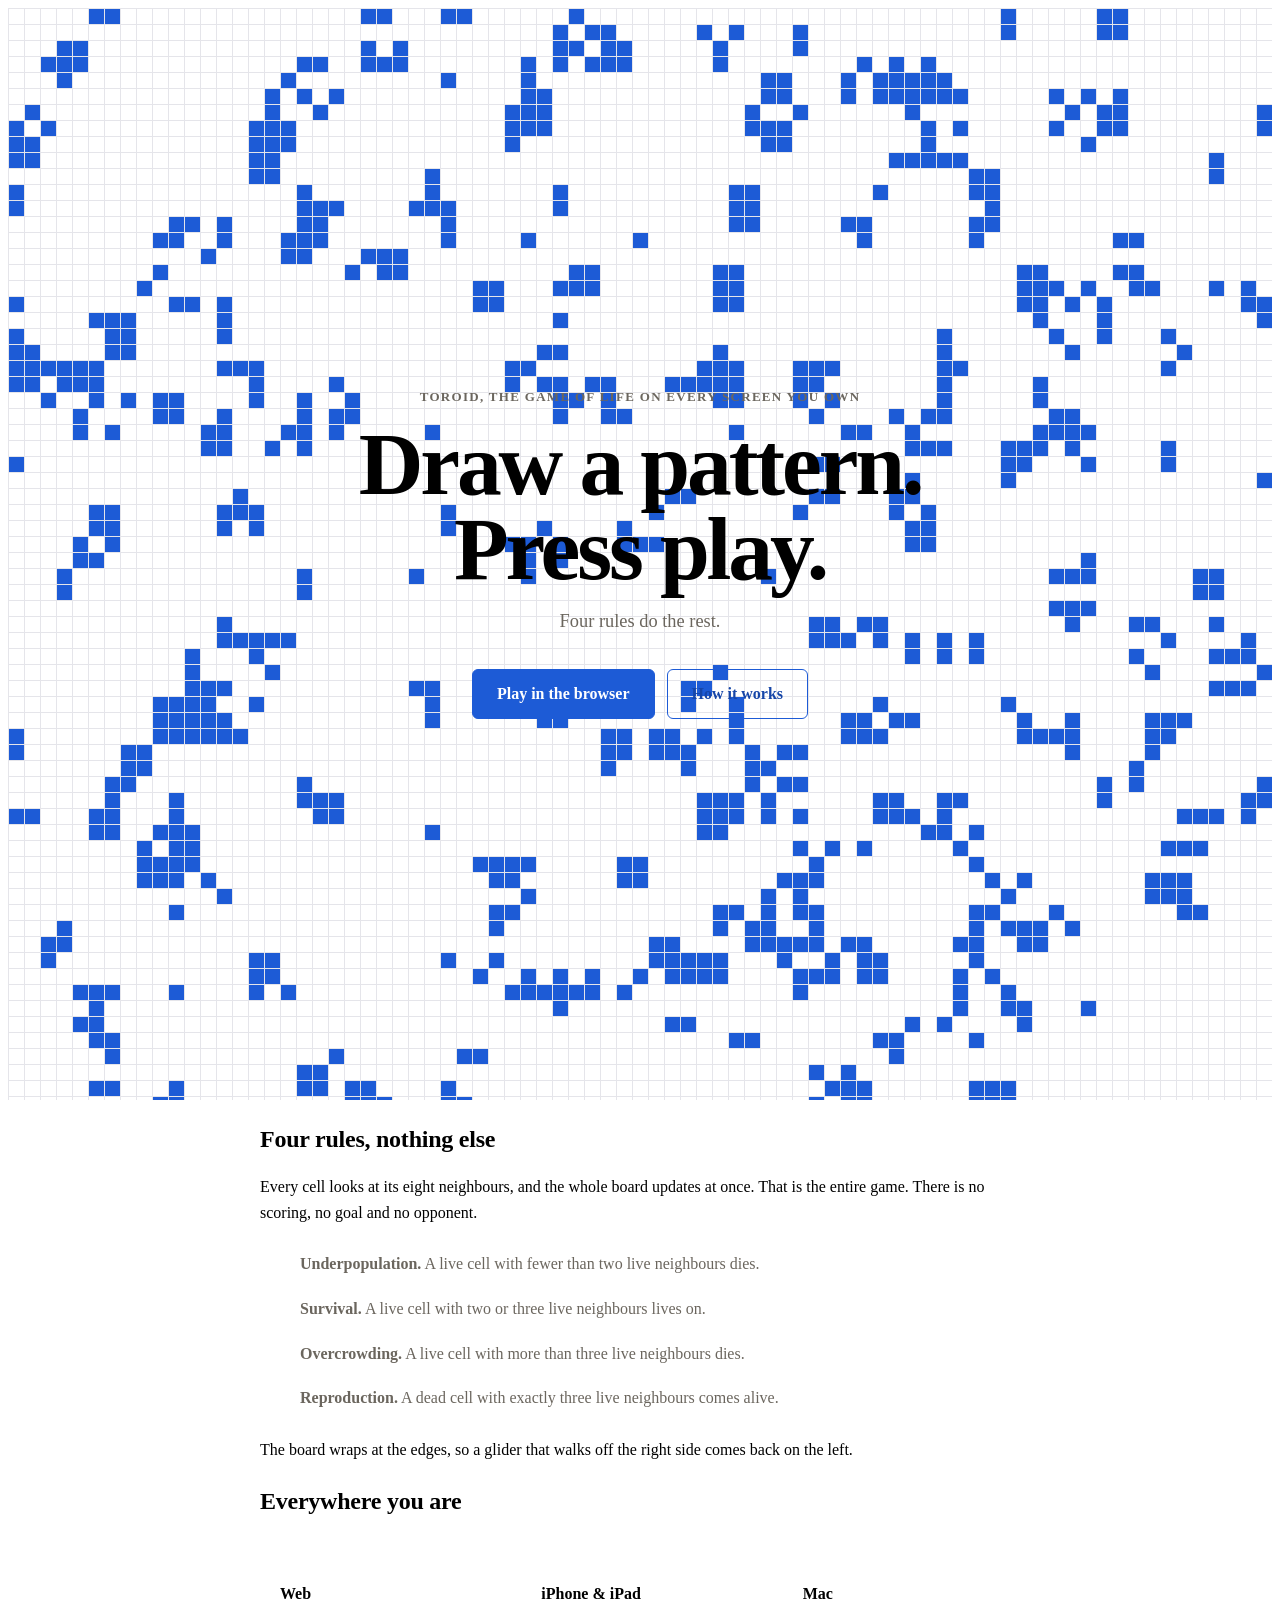
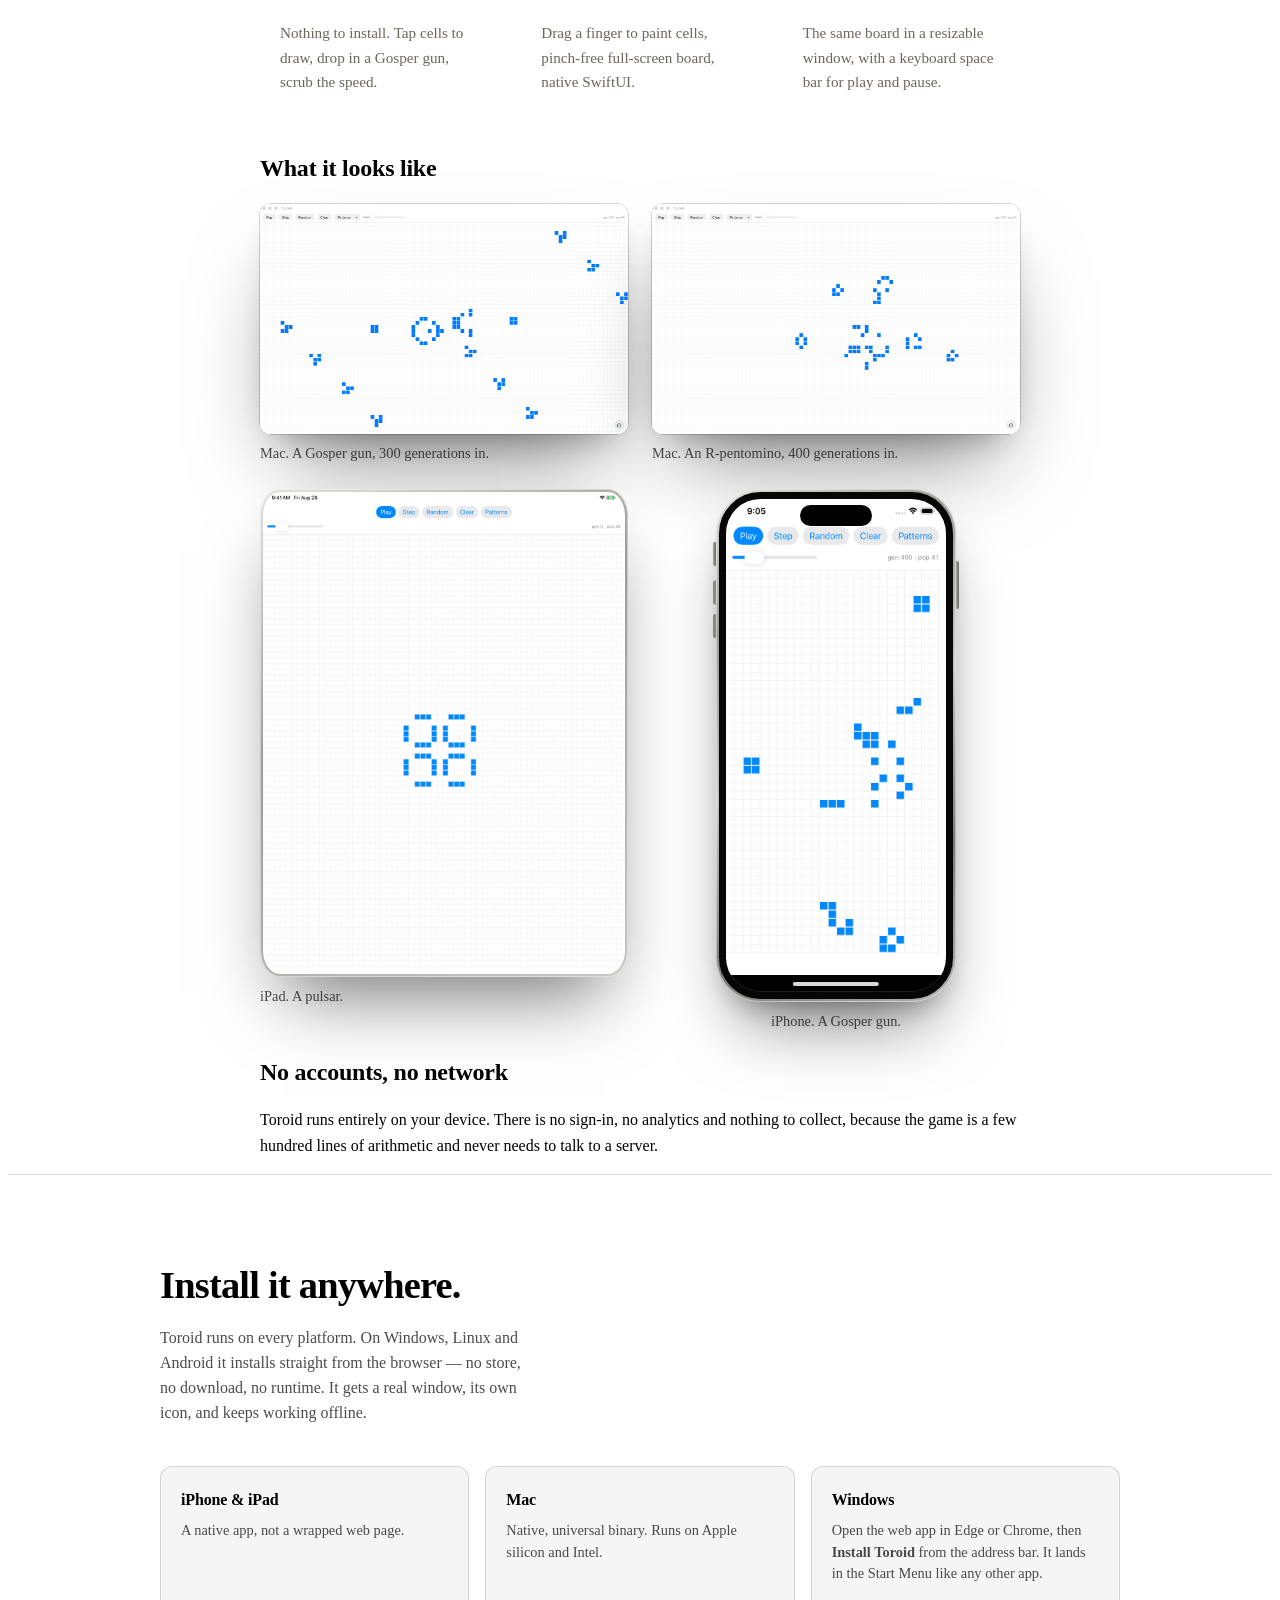
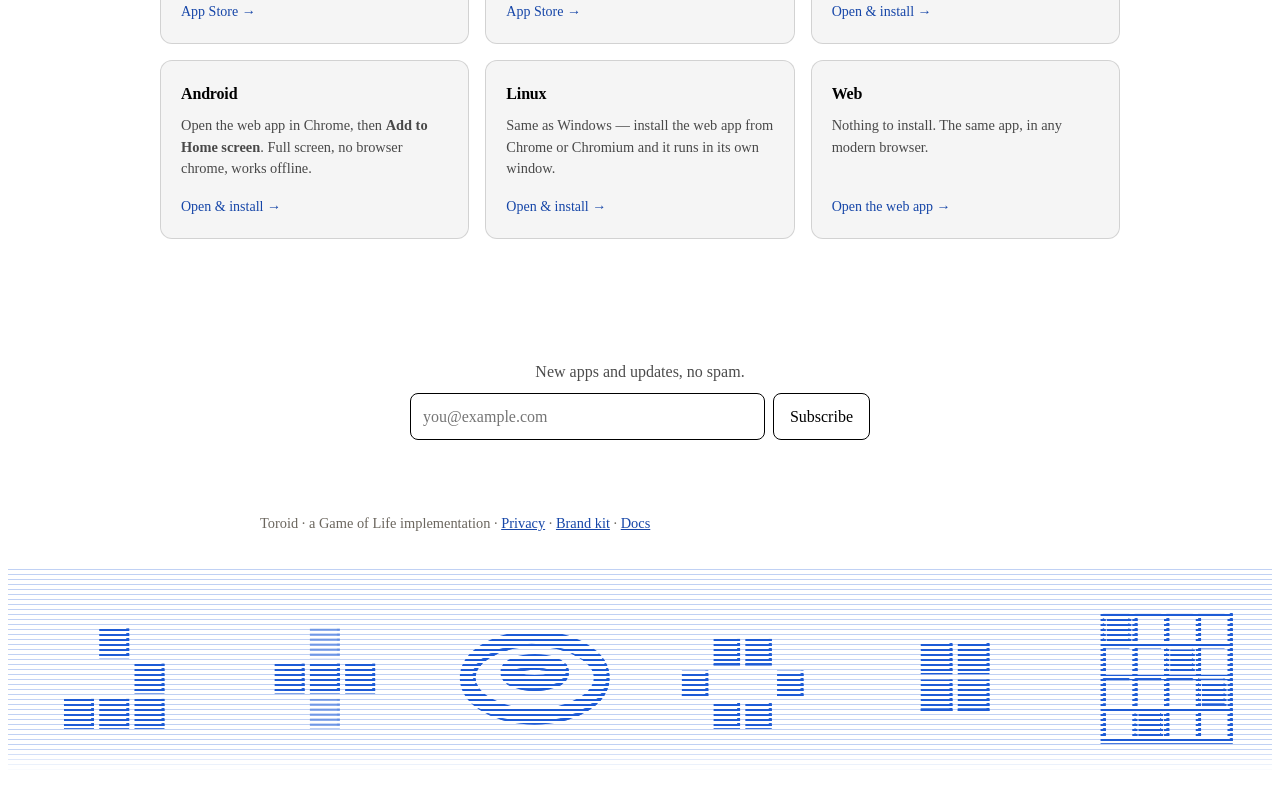
<file: index.html>
<!DOCTYPE html>
<html lang="en">
<head>
<script>document.documentElement.classList.add('js');</script>
<meta charset="UTF-8">
<meta name="viewport" content="width=device-width, initial-scale=1.0">
<title>Toroid: the Game of Life, on every screen you own</title>
<meta property="og:image" content="https://toroid.jaybulb.com/og.png">
<meta property="og:url" content="https://toroid.jaybulb.com/">
<meta name="twitter:card" content="summary_large_image">
<meta name="twitter:image" content="https://toroid.jaybulb.com/og.png">
<link rel="canonical" href="https://toroid.jaybulb.com/">
<meta name="description" content="Conway's Game of Life for web, iPhone, iPad and Mac. Draw a pattern, press play, watch four rules do the rest. No accounts, no network, no ads.">
<meta name="theme-color" content="#ffffff">
<meta property="og:title" content="Toroid: the Game of Life">
<meta property="og:description" content="Draw a pattern, press play, watch four rules do the rest. Web, iOS and Mac.">
<meta property="og:type" content="website">
<link rel="icon" href="icon.svg" type="image/svg+xml">
<style>
@import url("https://jaybulb.com/tokens.css");
@import url("devices.css");
/* white paper, not the shared cream (Joshua 2026-11-01); dark mode keeps the shared tokens */
@media (prefers-color-scheme: light) { :root { --color-bg: #fff; --color-bg2: #f5f5f7; --color-hairline: #e5e5ea; } }
:root{--accent:#1d5bd6;--link:#1646a8;}
@media (prefers-color-scheme: dark){:root{--accent:#5b8cff;--link:#5b8cff;}}
}
*, *::before, *::after { margin: 0; padding: 0; box-sizing: border-box; }
html { scroll-behavior: smooth; }
body {
  background: var(--bg); color: var(--text); font-family: var(--font-body);
  line-height: 1.6; -webkit-font-smoothing: antialiased;
}
a { color: var(--link, var(--accent)); text-decoration: none; }
a:hover { text-decoration: underline; }
.container { max-width: 760px; margin: 0 auto; padding: 0 1.5rem; }

.hero {
  position: relative; isolation: isolate; overflow: hidden; text-align: center;
  min-height: 100vh; min-height: 100svh; display: flex; align-items: center; justify-content: center;
  padding: 6rem 0; background: var(--bg);
}
.hero .container { position: relative; z-index: 2; }
/* the hero background is the game itself, full screen: a live board in the app's blue cells and grid */
#hero-canvas {
  position: absolute; inset: 0; z-index: 0; width: 100%; height: 100%; pointer-events: none;
}
/* paper behind the copy so it reads, open board at the edges, a soft foot into the next section */
.hero::after {
  content: ""; position: absolute; inset: 0; z-index: 1; pointer-events: none;
  background: radial-gradient(ellipse 46% 40% at 50% 50%, var(--bg) 35%, color-mix(in srgb, var(--bg) 55%, transparent) 70%, transparent 100%),
              linear-gradient(transparent 80%, var(--bg));
}
@media (max-width: 600px) {
  .hero::after { background: radial-gradient(ellipse 85% 34% at 50% 50%, var(--bg) 45%, color-mix(in srgb, var(--bg) 55%, transparent) 75%, transparent 100%), linear-gradient(transparent 80%, var(--bg)); }
}
.hero .btn.ghost { background: var(--bg); }
h1 { font-size: clamp(2.2rem, 6vw, 3.2rem); line-height: 1.1; letter-spacing: -0.02em; }
.tagline { color: var(--text2); font-size: 1.15rem; margin: 1rem auto 2rem; max-width: 30rem; }
/* the hero leads with the line that sells; the label carries the name */
.hero-label { font-size: 13px; line-height: 16px; font-weight: 600; letter-spacing: .1em; text-transform: uppercase; color: var(--text2); margin: 0 0 16px; }
.hero-h1 { font-size: clamp(44px, 7vw, 104px); line-height: .95; font-weight: 700; letter-spacing: -.035em; max-width: 1000px; margin: 0 auto; text-wrap: balance; }
/* white on the light dark-mode blue is too faint; solid buttons take the deeper blue in dark. Footer links underline so color is not the only cue. */
@media (prefers-color-scheme: dark) { .btn:not(.ghost) { background: #1d5bd6; border-color: #1d5bd6; } }
footer a { text-decoration: underline; }
/* the shared --text2 is 4.3:1 on the paper; a touch darker here so small text reads */
@media (prefers-color-scheme: light) { :root { --text2: #6b665e; } }
.cta { display: inline-flex; gap: 0.75rem; flex-wrap: wrap; justify-content: center; }
.btn {
  display: inline-block; padding: 0.7rem 1.5rem; border-radius: 6px;
  font-weight: 600; border: 1px solid var(--accent); background: var(--accent); color: #fff;
}
.btn:hover { text-decoration: none; opacity: 0.9; }
.btn.ghost { background: transparent; color: var(--link, var(--accent)); }

section { padding: 4rem 0; border-top: 1px solid var(--border); }
h2 { font-size: 1.5rem; letter-spacing: -0.01em; margin-bottom: 1rem; }
p + p { margin-top: 1rem; }
.rules { list-style: none; margin-top: 1rem; }
.rules li { padding: 0.6rem 0; border-bottom: 1px solid var(--border); color: var(--text2); }
.rules li b { color: var(--text); }
.grid { display: grid; gap: 1.5rem; grid-template-columns: repeat(auto-fit, minmax(220px, 1fr)); margin-top: 1.5rem; }
.card { background: var(--bg2); border: 1px solid var(--border); border-radius: 8px; padding: 1.25rem; }
.card h3 { font-size: 1rem; margin-bottom: 0.35rem; }
.card p { color: var(--text2); font-size: 0.95rem; }
footer { border-top: 1px solid var(--border); padding: 2rem 0; color: var(--text2); font-size: 0.9rem; }
.shots{display:grid;grid-template-columns:repeat(auto-fit,minmax(260px,1fr));gap:24px;align-items:start}
.shots figure{margin:0}
.shots .device{--device-w:100%;margin:0 auto}
.shots .device-iphone,.shots .device-android{--device-w:240px}
.shots figure:has(.device-iphone){display:flex;flex-direction:column;align-items:center}
.shots figcaption{margin-top:8px;font-size:.9rem;opacity:.7}

html.js .reveal{opacity:0;transform:translateY(20px)}
html.js .reveal.in-view{opacity:1;transform:translateY(0);transition:opacity .6s ease-out,transform .6s ease-out}
@media (prefers-reduced-motion: reduce){ html.js .reveal{opacity:1;transform:none} }
@media (prefers-reduced-motion: no-preference){ #hero-canvas{will-change:transform} }
</style>
  <link rel="manifest" href="/manifest.webmanifest">
  <link rel="apple-touch-icon" href="/icon-192.png">
  <meta name="apple-mobile-web-app-capable" content="yes">
<script>
// ponytail: UA sniff, good enough for a mockup. iphone is the default. ?embed = app only, for the landing demo frame.
(function(u,d){d=/Android/.test(u)?'android':/iPhone|iPad/.test(u)?'iphone':/Windows/.test(u)?'windows':/Mac/.test(u)?'mac':'iphone';document.documentElement.dataset.device=d;if(/[?&]embed\b/.test(location.search))document.documentElement.classList.add('embed')})(navigator.userAgent);
</script>
<style>
/* Live demo: the real app in a frame matching the visitor's device (nimble treatment) */
.demo{margin:2rem auto 0;text-align:center;position:relative;z-index:2}
.demo .device-screen{aspect-ratio:9/19.5}
.demo .device-mac .device-screen,.demo .device-windows .device-screen{aspect-ratio:16/10}
.demo .device-screen iframe{position:absolute;top:0;left:0;border:0;display:block;transform-origin:0 0;width:390px;height:845px;background:#fff}
.demo .device-mac .device-screen iframe,.demo .device-windows .device-screen iframe{width:1024px;height:640px}
.demo-caption{font-size:.9rem;opacity:.65;margin:1rem 0 0}
.embed .demo,.embed footer,.embed nav{display:none!important}
</style>
<style>/* footer glyph band (footer-band.js) */ .word-band{color:var(--accent);position:relative;width:100%;margin:32px 0 0;height:clamp(120px,16vw,220px)} .word-canvas{position:absolute;inset:0;width:100%;height:100%;display:none} .word-band.live .word-canvas{display:block}</style>
</head>
<body>

<header class="hero">
  <canvas id="hero-canvas" aria-hidden="true"></canvas>
  <div class="container">
    <p class="hero-label">Toroid, the Game of Life on every screen you own</p>
    <h1 class="hero-h1">Draw a pattern. Press play.</h1>
    <p class="tagline">Four rules do the rest.</p>
    <div class="cta">
      <a class="btn" href="play.html">Play in the browser</a>
      <a class="btn ghost" href="#rules">How it works</a>
    </div>

  </div>
</header>

<main>
  <section id="rules" class="container reveal">
    <h2>Four rules, nothing else</h2>
    <p>Every cell looks at its eight neighbours, and the whole board updates at once. That is the entire game. There is no scoring, no goal and no opponent.</p>
    <ul class="rules">
      <li><b>Underpopulation.</b> A live cell with fewer than two live neighbours dies.</li>
      <li><b>Survival.</b> A live cell with two or three live neighbours lives on.</li>
      <li><b>Overcrowding.</b> A live cell with more than three live neighbours dies.</li>
      <li><b>Reproduction.</b> A dead cell with exactly three live neighbours comes alive.</li>
    </ul>
    <p>The board wraps at the edges, so a glider that walks off the right side comes back on the left.</p>
  </section>

  <section class="container reveal">
    <h2>Everywhere you are</h2>
    <div class="grid">
      <div class="card"><h3>Web</h3><p>Nothing to install. Tap cells to draw, drop in a Gosper gun, scrub the speed.</p></div>
      <div class="card"><h3>iPhone &amp; iPad</h3><p>Drag a finger to paint cells, pinch-free full-screen board, native SwiftUI.</p></div>
      <div class="card"><h3>Mac</h3><p>The same board in a resizable window, with a keyboard space bar for play and pause.</p></div>
    </div>
  </section>

  <section class="container reveal">
    <h2>What it looks like</h2>
    <div class="shots">
      <figure><div class="device device-mac has-chrome"><div class="device-screen"><img src="screenshots/mac-gun.png" alt="Toroid on Mac, a Gosper gun firing gliders" loading="lazy"></div></div><figcaption>Mac. A Gosper gun, 300 generations in.</figcaption></figure>
      <figure><div class="device device-mac has-chrome"><div class="device-screen"><img src="screenshots/mac-chaos.png" alt="Toroid on Mac, an R-pentomino after 400 generations" loading="lazy"></div></div><figcaption>Mac. An R-pentomino, 400 generations in.</figcaption></figure>
      <figure><div class="device device-ipad"><div class="device-screen"><img src="screenshots/ipad13-pulsar.png" alt="Toroid on iPad, a pulsar" loading="lazy"></div></div><figcaption>iPad. A pulsar.</figcaption></figure>
      <figure><div class="device device-iphone"><div class="device-screen"><img src="screenshots/iphone65-gun.png" alt="Toroid on iPhone, a Gosper gun" loading="lazy"></div></div><figcaption>iPhone. A Gosper gun.</figcaption></figure>
    </div>
  </section>

  <section class="container reveal">
    <h2>No accounts, no network</h2>
    <p>Toroid runs entirely on your device. There is no sign-in, no analytics and nothing to collect, because the game is a few hundred lines of arithmetic and never needs to talk to a server.</p>
  </section>


<style>
#install-anywhere{padding:5rem 0;border-top:1px solid color-mix(in srgb, currentColor 14%, transparent);}
#install-anywhere .xp-wrap{max-width:960px;margin:0 auto;padding:0 1.5rem;}
#install-anywhere h2{font-size:clamp(1.6rem,3.4vw,2.4rem);margin:0 0 .6rem;letter-spacing:-.02em;}
#install-anywhere .xp-lead{max-width:46ch;margin:0 0 2.5rem;opacity:.7;line-height:1.55;}
#install-anywhere .xp-grid{display:grid;gap:1rem;grid-template-columns:repeat(auto-fit,minmax(260px,1fr));}
#install-anywhere .xp-card{background:color-mix(in srgb, currentColor 4%, transparent);border:1px solid color-mix(in srgb, currentColor 14%, transparent);border-radius:12px;padding:1.25rem;display:flex;flex-direction:column;gap:.5rem;}
#install-anywhere .xp-card h3{margin:0;font-size:1rem;letter-spacing:-.01em;}
#install-anywhere .xp-card p{margin:0;font-size:.9rem;line-height:1.5;opacity:.7;flex:1;}
#install-anywhere .xp-card a{margin-top:.5rem;font-size:.875rem;font-weight:500;color:var(--link,var(--accent,currentColor));text-decoration:none;}
#install-anywhere .xp-card a:hover{text-decoration:underline;}
</style>

<section id="install-anywhere">
  <div class="xp-wrap">
    <h2>Install it anywhere.</h2>
    <p class="xp-lead">Toroid runs on every platform. On Windows, Linux and Android it installs straight from the browser &mdash; no store, no download, no runtime. It gets a real window, its own icon, and keeps working offline.</p>
    <div class="xp-grid">
    <div class="xp-card">
      <h3>iPhone &amp; iPad</h3>
      <p>A native app, not a wrapped web page.</p>
      <a href="https://apps.apple.com/app/id6806324937">App Store &rarr;</a>
    </div>
    <div class="xp-card">
      <h3>Mac</h3>
      <p>Native, universal binary. Runs on Apple silicon and Intel.</p>
      <a href="https://apps.apple.com/app/id6806324937">App Store &rarr;</a>
    </div>
    <div class="xp-card">
      <h3>Windows</h3>
      <p>Open the web app in Edge or Chrome, then <strong>Install Toroid</strong> from the address bar. It lands in the Start Menu like any other app.</p>
      <a href="https://toroid.jaybulb.com/play.html">Open &amp; install &rarr;</a>
    </div>
    <div class="xp-card">
      <h3>Android</h3>
      <p>Open the web app in Chrome, then <strong>Add to Home screen</strong>. Full screen, no browser chrome, works offline.</p>
      <a href="https://toroid.jaybulb.com/play.html">Open &amp; install &rarr;</a>
    </div>
    <div class="xp-card">
      <h3>Linux</h3>
      <p>Same as Windows &mdash; install the web app from Chrome or Chromium and it runs in its own window.</p>
      <a href="https://toroid.jaybulb.com/play.html">Open &amp; install &rarr;</a>
    </div>
    <div class="xp-card">
      <h3>Web</h3>
      <p>Nothing to install. The same app, in any modern browser.</p>
      <a href="https://toroid.jaybulb.com/play.html">Open the web app &rarr;</a>
    </div>
    </div>
  </div>
</section>

<!-- Email capture. Posts to authmail.jaybulb.com/signup (Resend "General" audience). No JS: the Worker 303s back to #signed-up. -->
<form class="jb-signup" action="https://authmail.jaybulb.com/signup" method="post">
  <label for="jb-email">New apps and updates, no spam.</label>
  <input id="jb-email" type="email" name="email" placeholder="you@example.com" autocomplete="email" required maxlength="254">
  <input type="text" name="website" tabindex="-1" autocomplete="off" aria-hidden="true" class="jb-hp">
  <button type="submit">Subscribe</button>
  <p id="signed-up" class="jb-msg" role="status">You're on the list.</p>
  <p id="signup-failed" class="jb-msg" role="status">That email didn't work. Try again?</p>
</form>
<style>
.jb-signup{display:flex;flex-wrap:wrap;gap:8px;justify-content:center;max-width:460px;margin:40px auto;padding:0 16px;font:inherit;color:inherit}
.jb-signup label{flex-basis:100%;text-align:center;opacity:.7}
.jb-signup input[type=email]{flex:1;min-width:200px;padding:10px 12px;border:1px solid currentColor;border-radius:8px;background:transparent;color:inherit;font:inherit}
.jb-signup button{padding:10px 16px;border:1px solid currentColor;border-radius:8px;background:transparent;color:inherit;font:inherit;cursor:pointer}
.jb-hp{position:absolute;left:-9999px;width:1px;height:1px}
.jb-msg{display:none;flex-basis:100%;text-align:center;margin:4px 0 0}
.jb-msg:target{display:block}
</style>

</main>

<footer><div class="container">Toroid · a Game of Life implementation · <a href="privacy.html">Privacy</a> &middot; <a href="/brand/">Brand kit</a> &middot; <a href="https://jaybulb.com/docs.html#conway">Docs</a></div>  <div class="word-band" aria-hidden="true"><canvas class="word-canvas"></canvas></div>
</footer>

<script src="life.js"></script>
<script>
// Hero background: a large sparse board, seeded with gliders so there is always motion.
(function () {
  const canvas = document.getElementById('hero-canvas');
  const ctx = canvas && canvas.getContext ? canvas.getContext('2d') : null;
  // The hero board is decoration. If anything about it fails, the page still reads fine
  // without it, so bail quietly rather than breaking the rest of the scripts.
  if (!ctx || typeof Life !== 'function') { if (canvas) canvas.style.display = 'none'; return; }
  const CELL = 16;
  let life, dpr;

  function seed() {
    const r = canvas.getBoundingClientRect();
    if (!r.width || !r.height) return false;
    dpr = window.devicePixelRatio || 1;
    canvas.width = r.width * dpr; canvas.height = r.height * dpr;
    ctx.setTransform(dpr, 0, 0, dpr, 0, 0);
    life = new Life(Math.max(8, Math.ceil(r.width / CELL)), Math.max(8, Math.ceil(r.height / CELL)));
    life.randomize(0.16);
    for (let i = 0; i < 6; i++) {
      life.stamp(PATTERNS.Glider,
        Math.floor(Math.random() * life.cols), Math.floor(Math.random() * life.rows));
    }
    return true;
  }

  const css = (n) => getComputedStyle(document.documentElement).getPropertyValue(n).trim();
  function draw() {
    if (!life) return;
    const w = canvas.width / dpr, h = canvas.height / dpr;
    ctx.clearRect(0, 0, w, h);
    // the grid, as in the app
    ctx.fillStyle = css('--color-hairline') || 'rgba(0,0,0,.08)';
    for (let x = 0; x <= w; x += CELL) ctx.fillRect(x, 0, 1, h);
    for (let y = 0; y <= h; y += CELL) ctx.fillRect(0, y, w, 1);
    ctx.fillStyle = css('--accent') || '#1d5bd6';
    for (let y = 0; y < life.rows; y++)
      for (let x = 0; x < life.cols; x++)
        if (life.get(x, y)) ctx.fillRect(x * CELL + 1, y * CELL + 1, CELL - 1, CELL - 1);
  }

  let last = 0;
  function loop(t) {
    if (!life) { requestAnimationFrame(loop); return; }
    if (t - last > 140) { life.step(); draw(); last = t; }
    // a board that has settled is a dead hero: reseed it
    if (life.generation > 600) seed();
    requestAnimationFrame(loop);
  }

  try {
    seed(); draw();
    if (!window.matchMedia('(prefers-reduced-motion: reduce)').matches) {
      requestAnimationFrame(loop);
      addEventListener('resize', seed);
    }
  } catch (e) {
    canvas.style.display = 'none';
    console.error('Toroid hero:', e);
  }
})();
</script>
  <script>if('serviceWorker' in navigator)addEventListener('load',()=>navigator.serviceWorker.register('/sw.js'));</script>

<script>
// Scroll-triggered reveal for content sections
(function () {
  var els = document.querySelectorAll('.reveal');
  if (!els.length) return;
  var io = new IntersectionObserver(function (entries) {
    entries.forEach(function (e) { if (e.isIntersecting) { e.target.classList.add('in-view'); io.unobserve(e.target); } });
  }, { threshold: 0.1 });
  els.forEach(function (el) { io.observe(el); });
})();
// Subtle parallax on the hero's live board canvas
(function () {
  var canvas = document.getElementById('hero-canvas');
  if (!canvas || window.matchMedia('(prefers-reduced-motion: reduce)').matches) return;
  var ticking = false;
  var copy = document.querySelector('.hero .container');
  function apply() {
    var y = window.scrollY, h = innerHeight;
    if (y < h * 1.2) {
      canvas.style.transform = 'translateY(' + (y * 0.45) + 'px)';
      if (copy) { copy.style.transform = 'translateY(' + (y * 0.2) + 'px)'; copy.style.opacity = Math.max(0, 1 - y / (h * 0.7)); }
    }
    ticking = false;
  }
  window.addEventListener('scroll', function () { if (!ticking) { requestAnimationFrame(apply); ticking = true; } }, { passive: true });
})();
</script>
<script src="footer-band.js" defer></script>
</body>
</html>
</file>
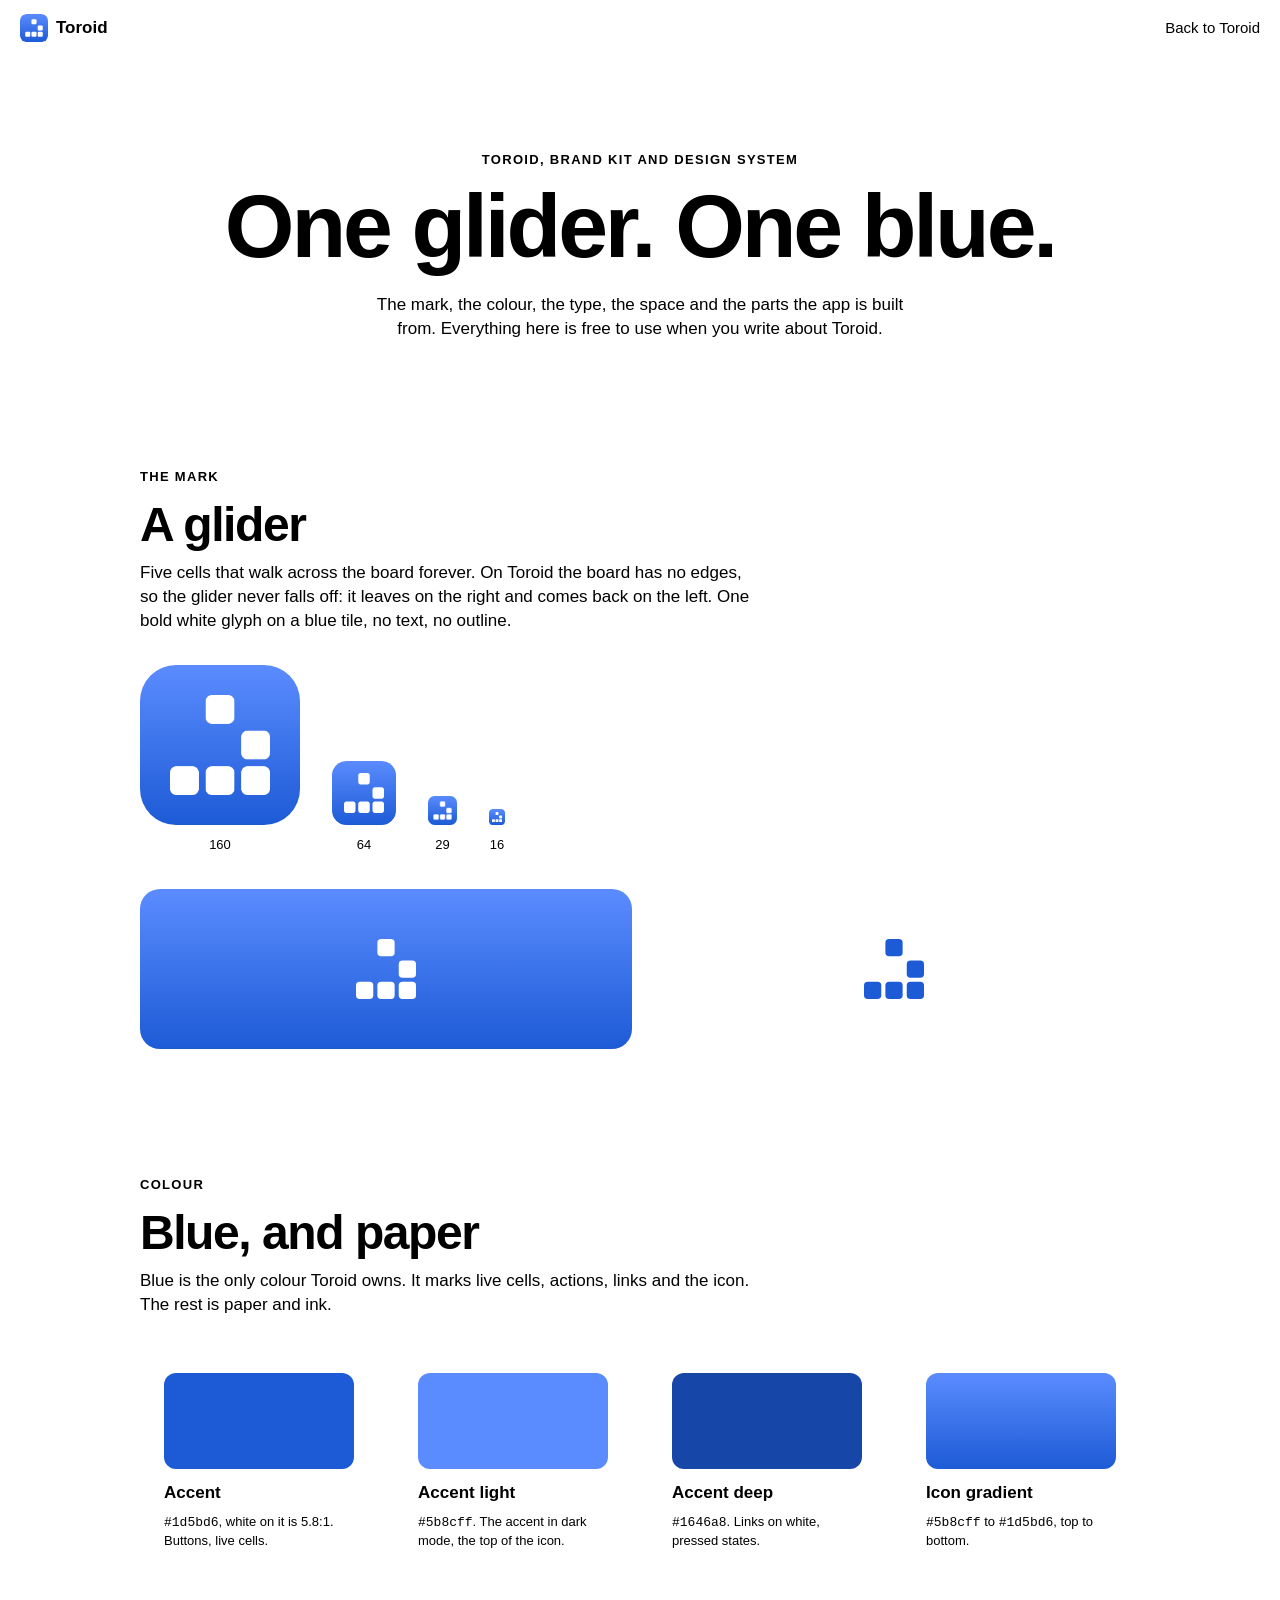
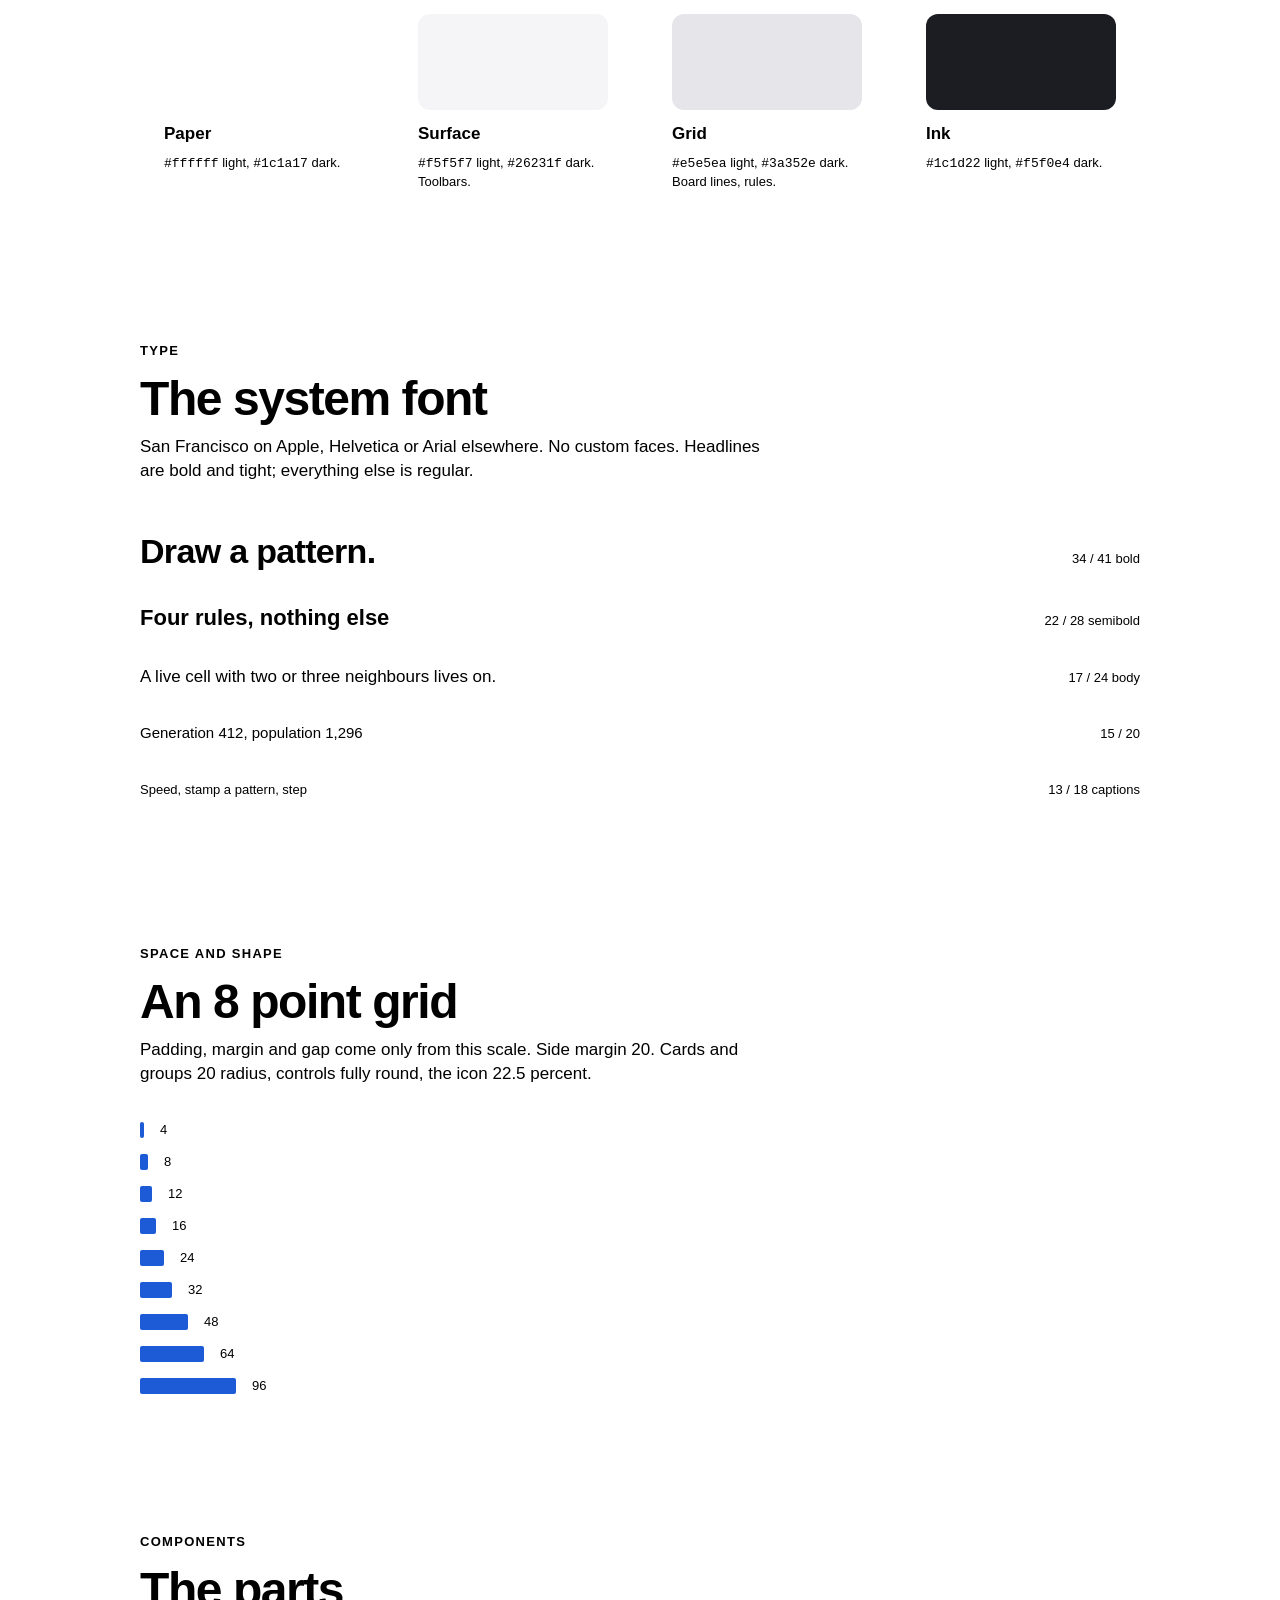
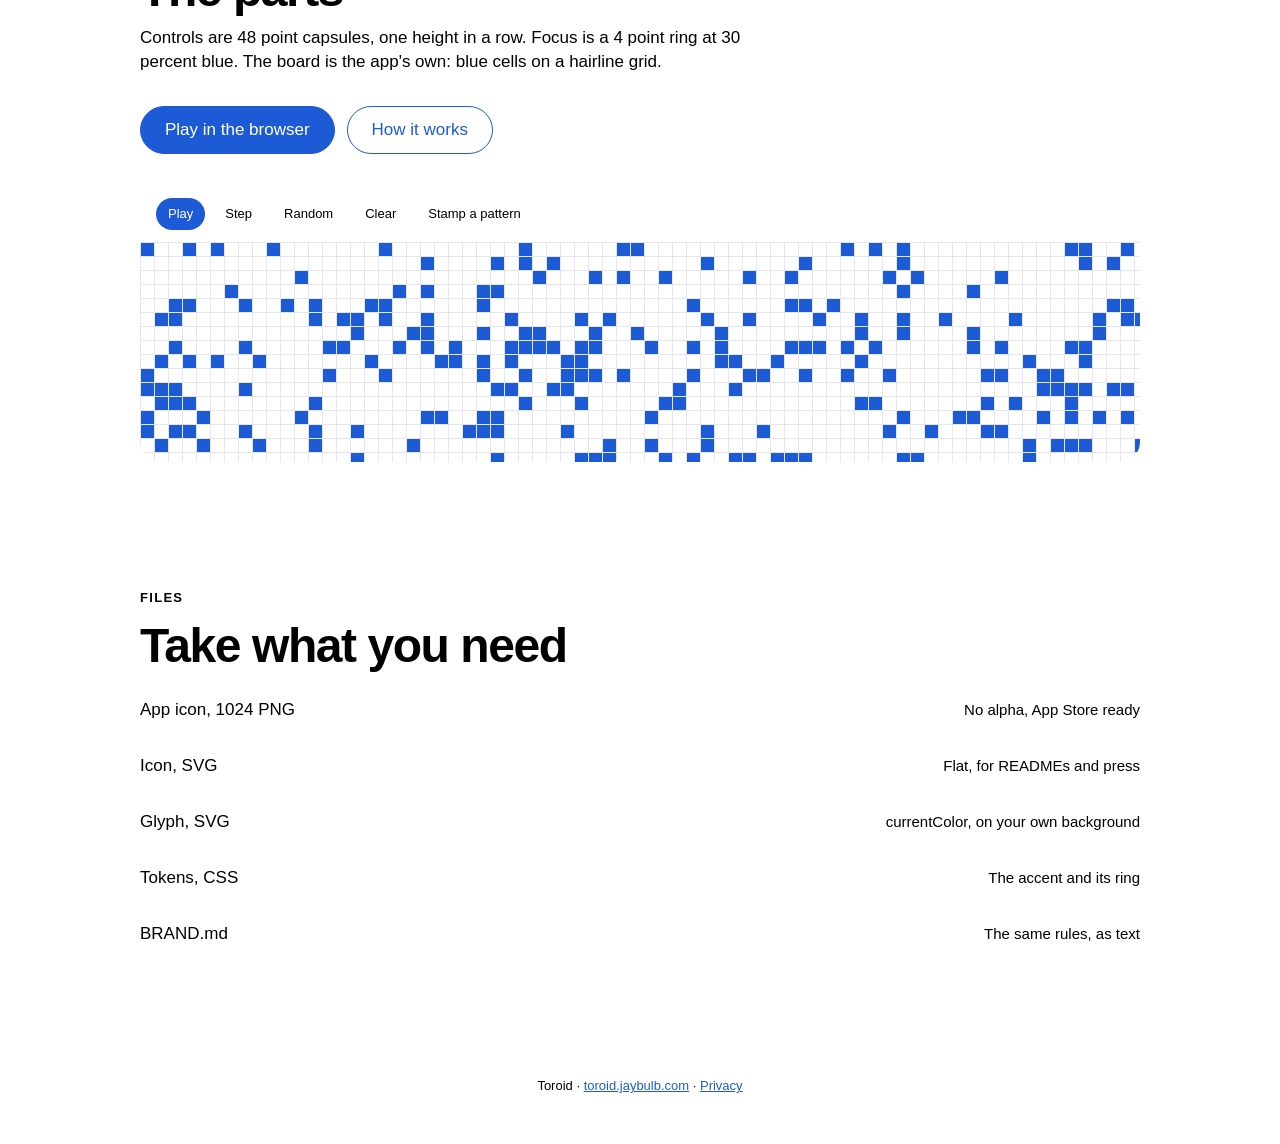
<file: brand/index.html>
<!doctype html>
<html lang="en">
<head>
<meta charset="utf-8">
<meta name="viewport" content="width=device-width, initial-scale=1">
<title>Toroid brand kit</title>
<meta name="description" content="Toroid's mark, colour, type, space and components, in one page.">
<meta name="theme-color" content="#ffffff">
<link rel="icon" href="/icon.svg" type="image/svg+xml">
<style>
@import url("https://jaybulb.com/tokens.css");
@import url("tokens.css");
/* white paper, not the shared cream; dark mode keeps the shared tokens */
@media (prefers-color-scheme: light) { :root { --color-bg: #fff; --color-bg2: #f5f5f7; --color-hairline: #e5e5ea; } }
:root { --sp-1: 4px; --sp-2: 8px; --sp-3: 12px; --sp-4: 16px; --sp-5: 24px; --sp-6: 32px; --sp-7: 48px; --sp-8: 64px; --sp-9: 96px; }
* { box-sizing: border-box; margin: 0; padding: 0; }
body { font-family: var(--font-body, -apple-system, BlinkMacSystemFont, "SF Pro Text", "Helvetica Neue", Helvetica, Arial, sans-serif); font-size: 17px; line-height: 24px; color: var(--text); background: var(--bg); -webkit-font-smoothing: antialiased; }
a { color: var(--accent); }
.wrap { max-width: 1040px; margin: 0 auto; padding: 0 20px; }
.nav { position: sticky; top: 0; z-index: 5; display: flex; align-items: center; justify-content: space-between; height: 56px; padding: 0 20px; background: color-mix(in srgb, var(--bg) 88%, transparent); backdrop-filter: blur(16px); -webkit-backdrop-filter: blur(16px); border-bottom: 1px solid var(--border); }
.nav a { display: flex; align-items: center; gap: var(--sp-2); font-weight: 700; color: var(--text); text-decoration: none; }
.nav img { width: 28px; height: 28px; border-radius: 22.5%; }
.nav .back { font-weight: 500; color: var(--text2); font-size: 15px; }
.label { font-size: 13px; line-height: 16px; font-weight: 600; letter-spacing: .1em; text-transform: uppercase; color: var(--text2); margin-bottom: var(--sp-4); }
header { padding: var(--sp-9) 0 var(--sp-8); text-align: center; }
h1 { font-size: clamp(44px, 7vw, 96px); line-height: .95; font-weight: 700; letter-spacing: -.035em; text-wrap: balance; }
header p:last-child { max-width: 560px; margin: var(--sp-5) auto 0; color: var(--text2); }
section { padding: var(--sp-8) 0; border-top: 1px solid var(--border); }
h2 { font-size: clamp(32px, 4vw, 48px); line-height: 1; font-weight: 700; letter-spacing: -.03em; margin-bottom: var(--sp-3); }
.intro { color: var(--text2); max-width: 620px; margin-bottom: var(--sp-6); }
.grid { display: grid; gap: var(--sp-4); grid-template-columns: repeat(auto-fill, minmax(200px, 1fr)); }
.card { border: 1px solid var(--border); border-radius: 20px; padding: var(--sp-5); background: var(--bg); }
.card small { display: block; color: var(--text2); font-size: 13px; line-height: 18px; margin-top: var(--sp-2); }
code { font: 13px/18px ui-monospace, SFMono-Regular, Menlo, monospace; }

/* the mark */
.marks { display: flex; flex-wrap: wrap; align-items: flex-end; gap: var(--sp-6); }
.marks figure { text-align: center; }
.marks img { display: block; border-radius: 22.5%; margin: 0 auto var(--sp-2); }
.marks figcaption { font-size: 13px; color: var(--text2); }
.mark-on { display: grid; grid-template-columns: 1fr 1fr; gap: var(--sp-4); margin-top: var(--sp-6); }
.mark-on div { height: 160px; border-radius: 20px; display: grid; place-items: center; border: 1px solid var(--border); }
.mark-on i { display: block; width: 96px; height: 96px; background: currentColor; -webkit-mask: url(mark.svg) center / contain no-repeat; mask: url(mark.svg) center / contain no-repeat; }
.mark-on .on-accent { background: linear-gradient(var(--accent-light), #1d5bd6); color: #fff; border: 0; }
.mark-on .on-paper { color: var(--accent); }

/* colour */
.sw { height: 96px; border-radius: 12px; margin-bottom: var(--sp-3); border: 1px solid var(--border); }
.sw-grad { background: linear-gradient(#5b8cff, #1d5bd6); }

/* type */
.type p { border-bottom: 1px solid var(--border); padding: var(--sp-4) 0; display: flex; justify-content: space-between; align-items: baseline; gap: var(--sp-4); }
.type p span:last-child { color: var(--text2); font-size: 13px; white-space: nowrap; }
.t34 { font: 700 34px/41px inherit; letter-spacing: -.02em; } .t22 { font-size: 22px; line-height: 28px; font-weight: 600; } .t17 { font-size: 17px; } .t15 { font-size: 15px; line-height: 20px; } .t13 { font-size: 13px; line-height: 18px; }
.t34 { font-size: 34px; line-height: 41px; font-weight: 700; }

/* space */
.space div { display: flex; align-items: center; gap: var(--sp-4); margin-bottom: var(--sp-2); font-size: 13px; color: var(--text2); }
.space b { display: block; height: 16px; background: var(--accent); border-radius: 2px; }

/* components */
.row { display: flex; flex-wrap: wrap; gap: var(--sp-3); align-items: center; }
.btn { height: 48px; padding: 0 var(--sp-5); border-radius: 999px; display: inline-flex; align-items: center; font: 600 17px/1 inherit; font-family: inherit; text-decoration: none; border: 1px solid var(--accent); white-space: nowrap; cursor: pointer; }
.btn-solid { background: #1d5bd6; border-color: #1d5bd6; color: #fff; }
.btn-ghost { background: var(--bg); color: var(--accent); }
.btn:focus-visible { outline: 4px solid var(--accent-ring); outline-offset: 2px; }
.toolbar { display: flex; flex-wrap: wrap; gap: var(--sp-2); align-items: center; padding: var(--sp-3) var(--sp-4); background: var(--bg2); border: 1px solid var(--border); border-radius: 20px 20px 0 0; font-size: 13px; color: var(--text2); }
.toolbar span.on { background: #1d5bd6; color: #fff; }
.toolbar span { padding: 4px 12px; border-radius: 999px; border: 1px solid var(--border); background: var(--bg); color: var(--text); }
.board { display: block; width: 100%; height: 220px; border: 1px solid var(--border); border-top: 0; border-radius: 0 0 20px 20px; background: var(--bg); }

.files a { display: flex; justify-content: space-between; gap: var(--sp-4); padding: var(--sp-4) 0; border-bottom: 1px solid var(--border); color: var(--text); text-decoration: none; }
.files a span:last-child { color: var(--text2); font-size: 15px; }
.files a:hover span:first-child { color: var(--accent); }
footer { padding: var(--sp-7) 0; text-align: center; font-size: 13px; color: var(--text2); border-top: 1px solid var(--border); }
@media (max-width: 600px) { .mark-on { grid-template-columns: 1fr; } .type p { flex-direction: column; gap: var(--sp-1); } }
@media (prefers-reduced-motion: reduce) { * { transition: none !important; } }
</style>
</head>
<body>
<nav class="nav" aria-label="Main"><a href="/"><img src="/icon.svg" alt="">Toroid</a><a class="back" href="/">Back to Toroid</a></nav>
<main class="wrap">
  <header>
    <p class="label">Toroid, brand kit and design system</p>
    <h1>One glider. One blue.</h1>
    <p>The mark, the colour, the type, the space and the parts the app is built from. Everything here is free to use when you write about Toroid.</p>
  </header>

  <section aria-labelledby="mark-h">
    <p class="label">The mark</p>
    <h2 id="mark-h">A glider</h2>
    <p class="intro">Five cells that walk across the board forever. On Toroid the board has no edges, so the glider never falls off: it leaves on the right and comes back on the left. One bold white glyph on a blue tile, no text, no outline.</p>
    <div class="marks">
      <figure><img src="icon-1024.png" width="160" height="160" alt="The Toroid icon at 160 pixels"><figcaption>160</figcaption></figure>
      <figure><img src="icon-1024.png" width="64" height="64" alt="The Toroid icon at 64 pixels"><figcaption>64</figcaption></figure>
      <figure><img src="icon-1024.png" width="29" height="29" alt="The Toroid icon at 29 pixels"><figcaption>29</figcaption></figure>
      <figure><img src="/icon.svg" width="16" height="16" alt="The Toroid favicon at 16 pixels"><figcaption>16</figcaption></figure>
    </div>
    <div class="mark-on">
      <div class="on-accent"><i aria-label="The glyph on the blue tile" role="img"></i></div>
      <div class="on-paper"><i aria-label="The glyph in blue on paper" role="img"></i></div>
    </div>
  </section>

  <section aria-labelledby="colour-h">
    <p class="label">Colour</p>
    <h2 id="colour-h">Blue, and paper</h2>
    <p class="intro">Blue is the only colour Toroid owns. It marks live cells, actions, links and the icon. The rest is paper and ink.</p>
    <div class="grid">
      <div class="card"><div class="sw" style="background:#1d5bd6"></div><b>Accent</b><small><code>#1d5bd6</code>, white on it is 5.8:1. Buttons, live cells.</small></div>
      <div class="card"><div class="sw" style="background:#5b8cff"></div><b>Accent light</b><small><code>#5b8cff</code>. The accent in dark mode, the top of the icon.</small></div>
      <div class="card"><div class="sw" style="background:#1646a8"></div><b>Accent deep</b><small><code>#1646a8</code>. Links on white, pressed states.</small></div>
      <div class="card"><div class="sw sw-grad"></div><b>Icon gradient</b><small><code>#5b8cff</code> to <code>#1d5bd6</code>, top to bottom.</small></div>
      <div class="card"><div class="sw" style="background:#fff"></div><b>Paper</b><small><code>#ffffff</code> light, <code>#1c1a17</code> dark.</small></div>
      <div class="card"><div class="sw" style="background:#f5f5f7"></div><b>Surface</b><small><code>#f5f5f7</code> light, <code>#26231f</code> dark. Toolbars.</small></div>
      <div class="card"><div class="sw" style="background:#e5e5ea"></div><b>Grid</b><small><code>#e5e5ea</code> light, <code>#3a352e</code> dark. Board lines, rules.</small></div>
      <div class="card"><div class="sw" style="background:#1c1d22"></div><b>Ink</b><small><code>#1c1d22</code> light, <code>#f5f0e4</code> dark.</small></div>
    </div>
  </section>

  <section aria-labelledby="type-h">
    <p class="label">Type</p>
    <h2 id="type-h">The system font</h2>
    <p class="intro">San Francisco on Apple, Helvetica or Arial elsewhere. No custom faces. Headlines are bold and tight; everything else is regular.</p>
    <div class="type">
      <p><span class="t34">Draw a pattern.</span><span>34 / 41 bold</span></p>
      <p><span class="t22">Four rules, nothing else</span><span>22 / 28 semibold</span></p>
      <p><span class="t17">A live cell with two or three neighbours lives on.</span><span>17 / 24 body</span></p>
      <p><span class="t15">Generation 412, population 1,296</span><span>15 / 20</span></p>
      <p><span class="t13">Speed, stamp a pattern, step</span><span>13 / 18 captions</span></p>
    </div>
  </section>

  <section aria-labelledby="space-h">
    <p class="label">Space and shape</p>
    <h2 id="space-h">An 8 point grid</h2>
    <p class="intro">Padding, margin and gap come only from this scale. Side margin 20. Cards and groups 20 radius, controls fully round, the icon 22.5 percent.</p>
    <div class="space">
      <div><b style="width:4px"></b>4</div><div><b style="width:8px"></b>8</div><div><b style="width:12px"></b>12</div><div><b style="width:16px"></b>16</div>
      <div><b style="width:24px"></b>24</div><div><b style="width:32px"></b>32</div><div><b style="width:48px"></b>48</div><div><b style="width:64px"></b>64</div><div><b style="width:96px"></b>96</div>
    </div>
  </section>

  <section aria-labelledby="parts-h">
    <p class="label">Components</p>
    <h2 id="parts-h">The parts</h2>
    <p class="intro">Controls are 48 point capsules, one height in a row. Focus is a 4 point ring at 30 percent blue. The board is the app's own: blue cells on a hairline grid.</p>
    <div class="row" style="margin-bottom:var(--sp-6)">
      <a class="btn btn-solid" href="/play.html">Play in the browser</a>
      <a class="btn btn-ghost" href="/#rules">How it works</a>
    </div>
    <div class="toolbar" aria-hidden="true"><span class="on">Play</span><span>Step</span><span>Random</span><span>Clear</span><span>Stamp a pattern</span></div>
    <canvas class="board" id="board" aria-label="A small live board, drawn the way the app draws it"></canvas>
  </section>

  <section aria-labelledby="files-h">
    <p class="label">Files</p>
    <h2 id="files-h">Take what you need</h2>
    <div class="files">
      <a href="icon-1024.png" download><span>App icon, 1024 PNG</span><span>No alpha, App Store ready</span></a>
      <a href="/icon.svg" download><span>Icon, SVG</span><span>Flat, for READMEs and press</span></a>
      <a href="mark.svg" download><span>Glyph, SVG</span><span>currentColor, on your own background</span></a>
      <a href="tokens.css" download><span>Tokens, CSS</span><span>The accent and its ring</span></a>
      <a href="https://github.com/nulljosh/toroid/blob/main/brand/BRAND.md"><span>BRAND.md</span><span>The same rules, as text</span></a>
    </div>
  </section>
</main>
<footer>Toroid &middot; <a href="/">toroid.jaybulb.com</a> &middot; <a href="/privacy.html">Privacy</a></footer>
<script src="/life.js"></script>
<script>
// A small live board, drawn exactly like the app: blue cells on a hairline grid.
(function () {
  var c = document.getElementById('board'), ctx = c.getContext && c.getContext('2d');
  if (!ctx || typeof Life !== 'function') return;
  var CELL = 14, life, dpr = window.devicePixelRatio || 1;
  var css = function (n) { return getComputedStyle(document.documentElement).getPropertyValue(n).trim(); };
  function seed() {
    var r = c.getBoundingClientRect(); c.width = r.width * dpr; c.height = r.height * dpr; ctx.setTransform(dpr, 0, 0, dpr, 0, 0);
    life = new Life(Math.ceil(r.width / CELL), Math.ceil(r.height / CELL)); life.randomize(0.2);
  }
  function draw() {
    var w = c.width / dpr, h = c.height / dpr; ctx.clearRect(0, 0, w, h);
    ctx.fillStyle = css('--color-hairline') || '#e5e5ea';
    for (var x = 0; x <= w; x += CELL) ctx.fillRect(x, 0, 1, h);
    for (var y = 0; y <= h; y += CELL) ctx.fillRect(0, y, w, 1);
    ctx.fillStyle = css('--accent') || '#1d5bd6';
    for (var j = 0; j < life.rows; j++) for (var i = 0; i < life.cols; i++) if (life.get(i, j)) ctx.fillRect(i * CELL + 1, j * CELL + 1, CELL - 1, CELL - 1);
  }
  seed(); draw();
  if (matchMedia('(prefers-reduced-motion: reduce)').matches) return;
  var last = 0;
  (function loop(t) { if (t - last > 160) { life.step(); if (life.generation > 500) seed(); draw(); last = t; } requestAnimationFrame(loop); })(0);
  addEventListener('resize', function () { seed(); draw(); });
})();
</script>
</body>
</html>
</file>
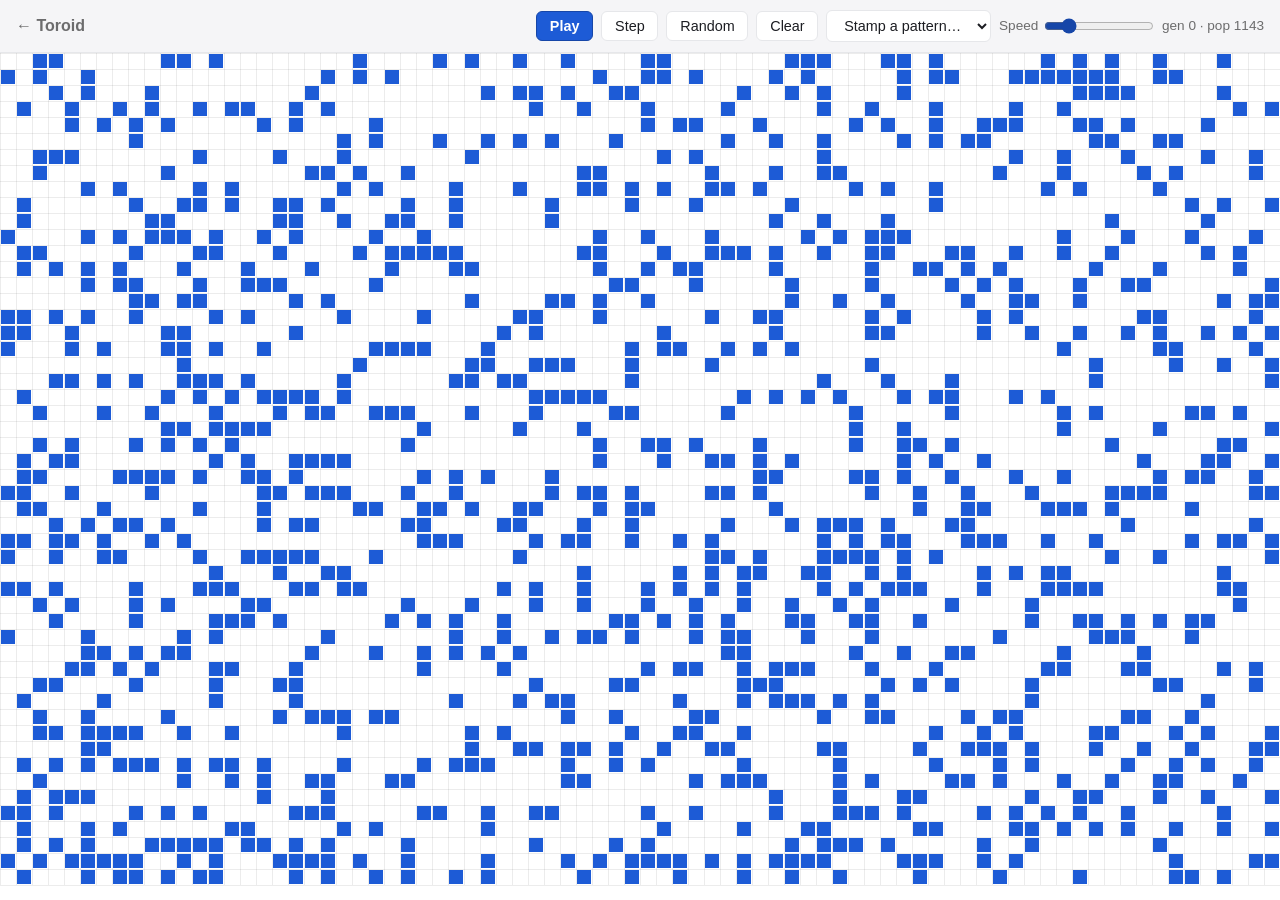
<file: play.html>
<!DOCTYPE html>
<html lang="en">
<head>
<meta charset="UTF-8">
<meta name="viewport" content="width=device-width, initial-scale=1.0">
<title>Toroid, play</title>
<meta name="theme-color" content="#ffffff">
<link rel="icon" href="icon.svg" type="image/svg+xml">
<link rel="stylesheet" href="https://jaybulb.com/tokens.css">
<style>
:root {
  --accent: #1d5bd6;
  --link: #1646a8; --bg: #ffffff; --panel: #f5f5f7; --text: #1c1d22;
  --muted: rgba(17,17,17,0.60); --border: #e6e7ea; --grid: rgba(17,17,17,0.08);
  --font-body: -apple-system, BlinkMacSystemFont, "Helvetica Neue", Helvetica, Arial, sans-serif;
}
@media (prefers-color-scheme: dark) {
  :root {
    --bg: #111111;
    --accent: #5b8cff; --link: #5b8cff; --panel: var(--bg2); --text: #e8e8f0;
    --muted: rgba(232,232,240,0.60); --border: rgba(232,232,240,0.12); --grid: rgba(232,232,240,0.08);
  }
}
* { box-sizing: border-box; margin: 0; }
body {
  background: var(--bg); color: var(--text); font-family: var(--font-body);
  height: 100dvh; display: flex; flex-direction: column; -webkit-font-smoothing: antialiased;
}
.bar {
  display: flex; align-items: center; gap: 0.5rem; flex-wrap: wrap;
  padding: 0.65rem 1rem; background: var(--panel); border-bottom: 1px solid var(--border);
}
.bar a { color: var(--muted); text-decoration: none; font-weight: 600; margin-right: auto; }
button, select {
  font: inherit; font-size: 0.9rem; padding: 0.35rem 0.8rem; color: var(--text);
  background: var(--bg); border: 1px solid var(--border); border-radius: 6px; cursor: pointer;
}
button.primary { background: var(--accent); border-color: var(--link, var(--accent)); color: #fff; font-weight: 600; }
.stat { color: var(--muted); font-size: 0.85rem; font-variant-numeric: tabular-nums; }
input[type=range] { width: 110px; accent-color: var(--link, var(--accent)); }
main { flex: 1; display: flex; flex-direction: column; min-height: 0; }
.sr { position: absolute; width: 1px; height: 1px; overflow: hidden; clip: rect(0 0 0 0); white-space: nowrap; }
.speed { display: inline-flex; align-items: center; gap: 0.35rem; color: var(--muted); font-size: 0.85rem; }
/* white on the light dark-mode blue is too faint; the primary button takes the deeper blue in dark */
@media (prefers-color-scheme: dark) { button.primary { background: #1d5bd6; border-color: #1d5bd6; } }
#board { flex: 1; width: 100%; display: block; touch-action: none; cursor: crosshair; }
.embed .bar a { display: none; }
</style>
<script>if(/[?&]embed\b/.test(location.search))document.documentElement.classList.add('embed')</script>
  <link rel="manifest" href="/manifest.webmanifest">
  <link rel="apple-touch-icon" href="/icon-192.png">
  <meta name="apple-mobile-web-app-capable" content="yes">
</head>
<body>

<header class="bar">
  <a href="index.html">← Toroid</a>
  <button id="play" class="primary">Play</button>
  <button id="step">Step</button>
  <button id="random">Random</button>
  <button id="clear">Clear</button>
  <select id="pattern" aria-label="Stamp a pattern"><option value="">Stamp a pattern…</option></select>
  <label class="speed">Speed <input id="speed" type="range" min="1" max="60" value="12" title="Generations per second"></label>
  <span class="stat" id="stat">gen 0 · pop 0</span>
</header>
<main>
  <h1 class="sr">Toroid</h1>
  <canvas id="board" aria-label="Game of Life board"></canvas>
</main>

<script src="life.js"></script>
<script>
const canvas = document.getElementById('board');
const ctx = canvas && canvas.getContext ? canvas.getContext('2d') : null;
const CELL = 16;
let life, running = false, fps = 12, painting = null;

// Without a canvas or the engine there is no game to run; say so rather than
// throwing on every frame behind a blank page.
if (!ctx || typeof Life !== 'function') {
  document.body.innerHTML =
    '<p style="padding:2rem;font:inherit">This browser could not start the board. ' +
    '<a href="index.html">Back to Conway</a></p>';
  throw new Error('Conway: no 2d canvas context or life.js failed to load');
}

function fit() {
  const r = canvas.getBoundingClientRect(), dpr = window.devicePixelRatio || 1;
  canvas.width = r.width * dpr; canvas.height = r.height * dpr;
  ctx.setTransform(dpr, 0, 0, dpr, 0, 0);
  // A hidden or zero-height canvas (rotation, a background tab) must not resize the board to nothing.
  if (!r.width || !r.height) return;
  const cols = Math.max(8, Math.floor(r.width / CELL)), rows = Math.max(8, Math.floor(r.height / CELL));
  if (!life) { life = new Life(cols, rows); life.randomize(); }
  else life = life.resized(cols, rows);
  draw();
}

function draw() {
  if (!life) return;
  const w = life.cols * CELL, h = life.rows * CELL;
  ctx.clearRect(0, 0, canvas.width, canvas.height);
  ctx.strokeStyle = getComputedStyle(document.body).getPropertyValue('--grid');
  ctx.lineWidth = 1;
  ctx.beginPath();
  for (let x = 0; x <= life.cols; x++) { ctx.moveTo(x * CELL + 0.5, 0); ctx.lineTo(x * CELL + 0.5, h); }
  for (let y = 0; y <= life.rows; y++) { ctx.moveTo(0, y * CELL + 0.5); ctx.lineTo(w, y * CELL + 0.5); }
  ctx.stroke();
  ctx.fillStyle = getComputedStyle(document.body).getPropertyValue('--accent');
  for (let y = 0; y < life.rows; y++)
    for (let x = 0; x < life.cols; x++)
      if (life.get(x, y)) ctx.fillRect(x * CELL + 1, y * CELL + 1, CELL - 2, CELL - 2);
  document.getElementById('stat').textContent = `gen ${life.generation} · pop ${life.population()}`;
}

let last = 0;
requestAnimationFrame(function loop(t) {
  if (running && t - last > 1000 / fps) { life.step(); draw(); last = t; }
  requestAnimationFrame(loop);
});

function cellAt(e) {
  const r = canvas.getBoundingClientRect();
  const x = Math.floor((e.clientX - r.left) / CELL), y = Math.floor((e.clientY - r.top) / CELL);
  // Pointer capture keeps sending moves after the pointer leaves the canvas; those
  // would wrap to the far edge and paint a line across the board.
  if (x < 0 || y < 0 || x >= life.cols || y >= life.rows) return null;
  return [x, y];
}
// drag paints one value the whole stroke, so a drag never flickers cells on and off
canvas.addEventListener('pointerdown', e => {
  const at = cellAt(e);
  if (!at) return;
  const [x, y] = at;
  painting = life.get(x, y) ? 0 : 1;
  life.set(x, y, painting); draw();
  canvas.setPointerCapture(e.pointerId);
});
canvas.addEventListener('pointermove', e => {
  if (painting === null) return;
  const at = cellAt(e);
  if (!at) return;
  life.set(at[0], at[1], painting); draw();
});
addEventListener('pointerup', () => { painting = null; });

const playBtn = document.getElementById('play');
function setRunning(v) { running = v; playBtn.textContent = v ? 'Pause' : 'Play'; }
playBtn.onclick = () => setRunning(!running);
document.getElementById('step').onclick = () => { setRunning(false); life.step(); draw(); };
document.getElementById('random').onclick = () => { life.randomize(); draw(); };
document.getElementById('clear').onclick = () => { life.clear(); draw(); };
document.getElementById('speed').oninput = e => { fps = +e.target.value; };

const sel = document.getElementById('pattern');
for (const name of Object.keys(PATTERNS)) sel.add(new Option(name, name));
sel.onchange = () => {
  if (!sel.value) return;
  const p = PATTERNS[sel.value];
  life.clear();
  // A pattern wider than the board would wrap onto itself; centre what fits and start at 0 otherwise.
  life.stamp(p, Math.max(0, Math.floor((life.cols - p[0].length) / 2)),
                Math.max(0, Math.floor((life.rows - p.length) / 2)));
  draw(); sel.value = '';
};
addEventListener('keydown', e => {
  if (e.key === ' ') { e.preventDefault(); setRunning(!running); }
  if (e.key === 'ArrowRight') { setRunning(false); life.step(); draw(); }
});
addEventListener('resize', fit);
fit();
</script>
  <script>if('serviceWorker' in navigator)addEventListener('load',()=>navigator.serviceWorker.register('/sw.js'));</script>
</body>
</html>
</file>
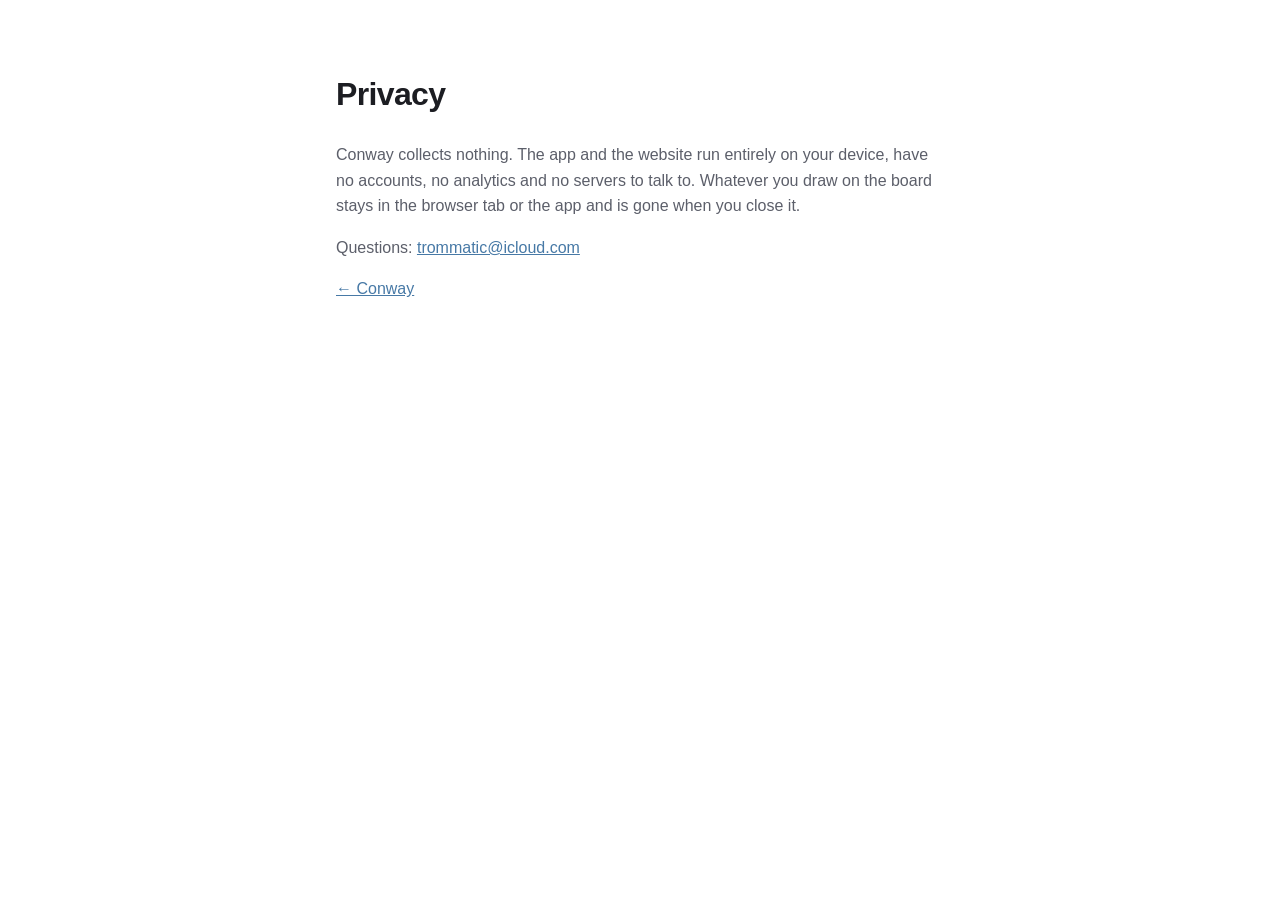
<file: privacy.html>
<!DOCTYPE html>
<html lang="en">
<head>
<meta charset="UTF-8">
<meta name="viewport" content="width=device-width, initial-scale=1.0">
<title>Conway — Privacy</title>
<link rel="icon" href="icon.svg" type="image/svg+xml">
<style>
:root { --bg:#fff; --text:#1c1d22; --muted:#5c5f6a; --accent:#5B9BD5;
  --link: #4779a6; }
@media (prefers-color-scheme: dark) { :root { --bg:#111;
    --link: #5B9BD5; --text:#e8e8f0; --muted:rgba(232,232,240,0.62); } }
body { background:var(--bg); color:var(--text); font-family:-apple-system,BlinkMacSystemFont,"Helvetica Neue",Helvetica,Arial,sans-serif;
  line-height:1.6; max-width:38rem; margin:0 auto; padding:3rem 1.5rem; }
a { color: var(--link, var(--accent)); } h1 { letter-spacing:-0.02em; } p { margin:1rem 0; color:var(--muted); }
</style>
  <link rel="manifest" href="/manifest.webmanifest">
  <meta name="theme-color" content="#5B9BD5">
  <link rel="apple-touch-icon" href="/icon-192.png">
  <meta name="apple-mobile-web-app-capable" content="yes">
</head>
<body>
<h1>Privacy</h1>
<p>Conway collects nothing. The app and the website run entirely on your device, have no accounts, no analytics and no servers to talk to. Whatever you draw on the board stays in the browser tab or the app and is gone when you close it.</p>
<p>Questions: <a href="mailto:trommatic@icloud.com">trommatic@icloud.com</a></p>
<p><a href="index.html">← Conway</a></p>
  <script>if('serviceWorker' in navigator)addEventListener('load',()=>navigator.serviceWorker.register('/sw.js'));</script>
</body>
</html>
</file>
